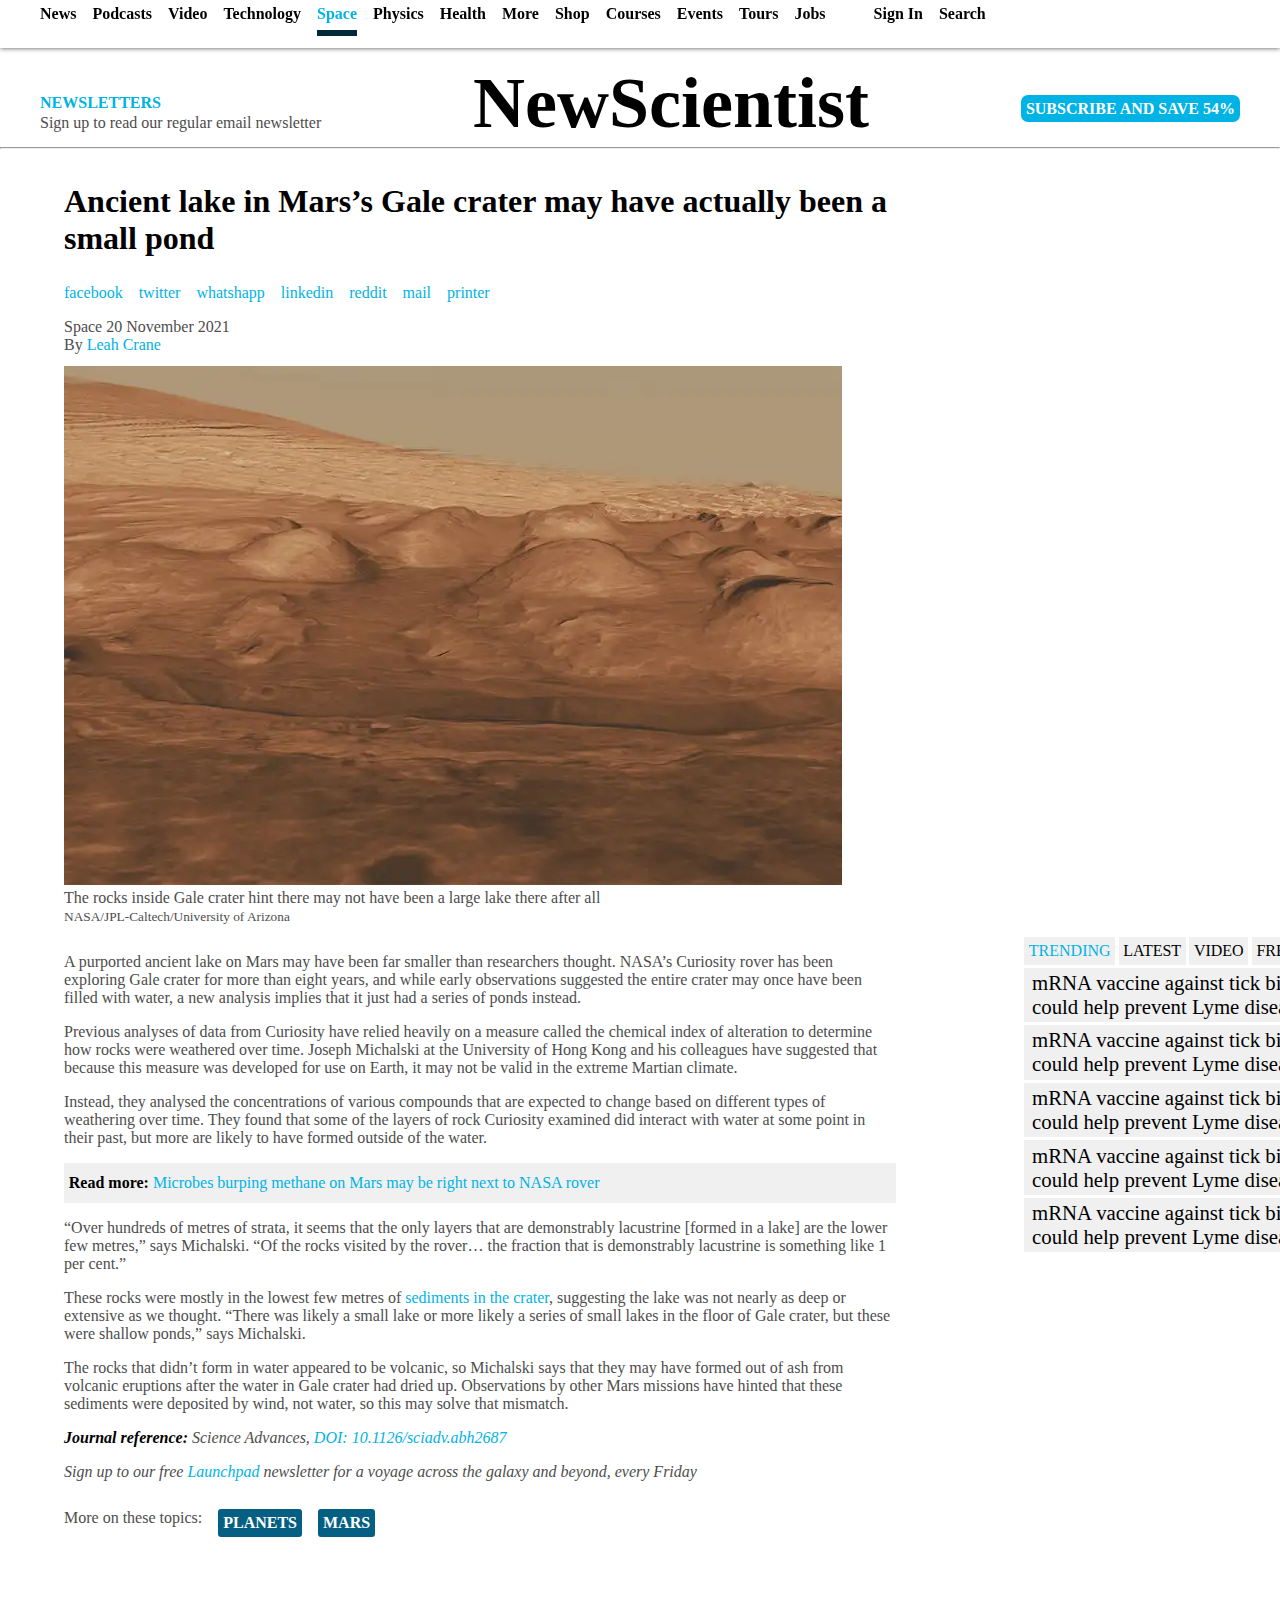
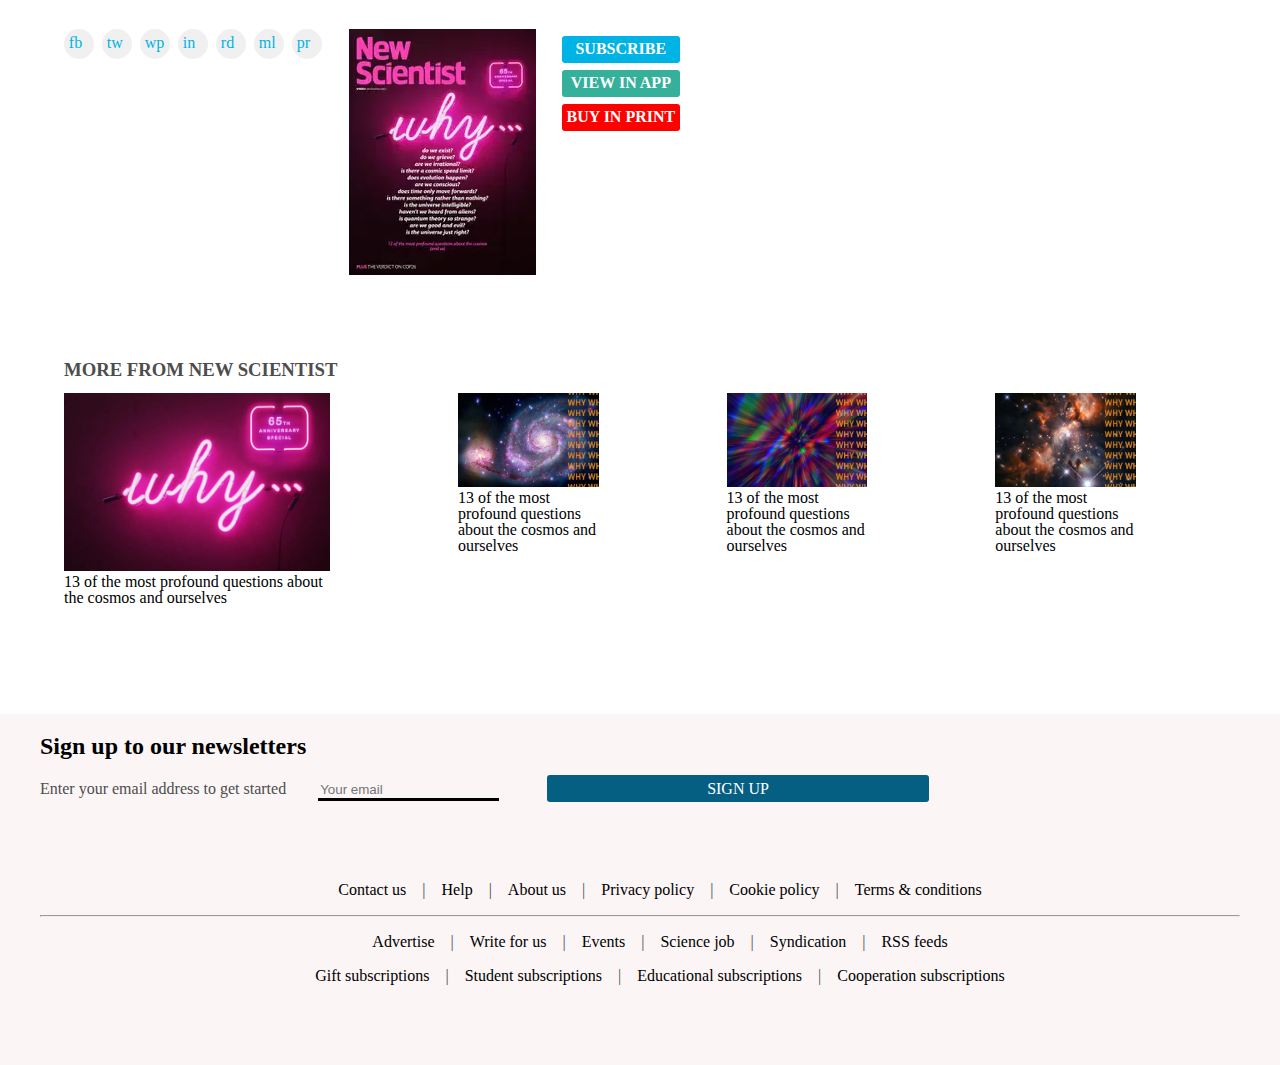
<file: index.html>
<!DOCTYPE html>
<html lang="en">
<head>
    <meta charset="UTF-8">
    <meta http-equiv="X-UA-Compatible" content="IE=edge">
    <meta name="viewport" content="width=device-width, initial-scale=1.0">
    <link href="small.css" rel="stylesheet">
    
    <title>Top project | NewScientist</title>
</head>
<body>
    <header class=" ">
        <div class="limited header-wrapper">
            <div class="top-header-nav top-header">
                <section class="top-column col-3 ">
                    <h2>
                        <a class="promotion__title-link" href="#">newsletters</a>
                    </h2>
                    <p><a class="promotion-title" href="#">Sign up to read our regular email newsletter</a></p>
                </section>
                
                <section class="top-logo col-3">
                    <h1><a class="logo" href="#">NewScientist</a></h1>
                </section>
                
                <section class="top-cta col-3">
                   
                    <div class="cta-link"><a href="#">Subscribe and save 54%</a></div>
                    
                </section>
            </div>
            <nav>
                <ul class="limited">
                    <li><a href="#">News</a></li>
                    <li><a href="#">Podcasts</a></li>
                    <li><a href="#">Video</a></li>
                    <li><a href="#">Technology</a></li>
                    <li class="active"><a href="#">Space</a></li>
                    <li><a href="#">Physics</a></li>
                    <li><a href="#">Health</a></li>
                    <li><a href="#">More</a></li>
                    <li><a href="#">Shop</a></li>
                    <li><a href="#">Courses</a></li>
                    <li><a href="#">Events</a></li>
                    <li><a href="#">Tours</a></li>
                    <li><a href="#">Jobs</a></li>
                    <li class="nav-cta">
                        <ul >
                            <li><a href="#">Sign In</a></li>
                            <li><a href="#">Search</a></li>
                        </ul>
                    </li>
                </ul>
            </nav>
            
        </div>
        
        <hr>
    </header>
    <main class="clearfix ">
        <article class="row limited" >
            <div class="column small-8">
                <h2 class="post-title">
                    Ancient lake in Mars’s Gale crater may have actually been a small pond
                </h2>
                <ul>
                    <li><a href="#">facebook</a></li>
                    <li><a href="#">twitter</a></li>
                    <li><a href="#">whatshapp</a></li>
                    <li><a href="#">linkedin</a></li>
                    <li><a href="#">reddit</a></li>
                    <li><a href="#">mail</a></li>
                    <li><a href="#">printer</a></li>
                </ul>
                <span>Space </span>20 November 2021 </br>
                By<span class="creator"> Leah Crane</span>
            </div>
            

           <figure class="column  small-8">
               <img src="images/06-aug_mars-sediments.webp" alt="mars sediment">
               <figcaption>
                   The rocks inside Gale crater hint there may not have been a large lake there after all <br>
                   <small>NASA/JPL-Caltech/University of Arizona</small>
                </figcaption>
           </figure>
           <section class="column small-8 ">
               <p>
                    A purported ancient lake on Mars may have been far smaller than researchers thought. NASA’s Curiosity rover has been
                    exploring Gale crater for more than eight years, and while early observations suggested the entire crater may once have
                    been filled with water, a new analysis implies that it just had a series of ponds instead.
               </p>
               <p>
                    Previous analyses of data from Curiosity have relied heavily on a measure called the chemical index of alteration to
                    determine how rocks were weathered over time. Joseph Michalski at the University of Hong Kong and his colleagues have
                    suggested that because this measure was developed for use on Earth, it may not be valid in the extreme Martian climate.
               </p>
               <p>
                    Instead, they analysed the concentrations of various compounds that are expected to change based on different types of
                    weathering over time. They found that some of the layers of rock Curiosity examined did interact with water at some
                    point in their past, but more are likely to have formed outside of the water.
               </p>

               <div class="para">
                    <span class="cta-span">Read more:</span>
                    <span><a href="#">Microbes burping methane on Mars may be right next to NASA rover</a></span>
               </div>

               <p>
                    “Over hundreds of metres of strata, it seems that the only layers that are demonstrably lacustrine [formed in a lake]
                    are the lower few metres,” says Michalski. “Of the rocks visited by the rover… the fraction that is demonstrably
                    lacustrine is something like 1 per cent.”
               </p>

               <p>
                    These rocks were mostly in the lowest few metres of <a href="#">sediments in the crater</a>, suggesting the lake was not nearly as deep
                    or extensive as we thought. “There was likely a small lake or more likely a series of small lakes in the floor of Gale
                    crater, but these were shallow ponds,” says Michalski.
               </p>

               <p>
                    The rocks that didn’t form in water appeared to be volcanic, so Michalski says that they may have formed out of ash from
                    volcanic eruptions after the water in Gale crater had dried up. Observations by other Mars missions have hinted that
                    these sediments were deposited by wind, not water, so this may solve that mismatch.
               </p>
               <p class="cta-para cta-div">
                    <span class="cta-span">Journal reference:</span>
                    <span class="cta-span1">Science Advances,</span>
                    <span><a href="#"> DOI: 10.1126/sciadv.abh2687</a></span>
               </p>

               <p class="cta-para cta-div cta">
                    Sign up to our free <span class="cta-span2"><a href="#">Launchpad</a></span>
                    newsletter for a voyage across the galaxy and beyond, every Friday
               </p>
           </section>
        </article><!--
        --><aside class="column small-4">
            <ul>
                <li class="active"><a href="#">Trending</a></li>
                <li><a href="#">Latest</a></li>
                <li><a href="#">video</a></li>
                <li><a href="#">free</a></li>
            </ul>
            <p class="posts">
                <a href="#">mRNA vaccine against tick bites could help prevent Lyme disease</a>
                <span>1</span>
            </p>
            <p class="posts">
                <a href="#">mRNA vaccine against tick bites could help prevent Lyme disease</a>
                <span>2</span>
            </p>
            <p class="posts">
                <a href="#">mRNA vaccine against tick bites could help prevent Lyme disease</a>
                <span>3</span>
            </p>
            <p class="posts">
                <a href="#">mRNA vaccine against tick bites could help prevent Lyme disease</a>
                <span>4</span>
            </p>
            <p class="posts">
                <a href="#">mRNA vaccine against tick bites could help prevent Lyme disease</a>
                <span>5</span>
            </p>
        
        </aside>
        <div class="limited row">
            <section class="column small-8 more-topics">
                <span>
                    More on these topics:
                </span>
                <div>
                    <a href="">planets</a>
                </div>
                <div>
                    <a href="">mars</a>
                </div>
            </section>
            <section class="column small-8 col-bottom-row">
                <div class="row clearfix">
                    <ul class="column bottom-col-3">
                        <li><a href="#">fb</a></li>
                        <li><a href="#">tw</a></li>
                        <li><a href="#">wp</a></li>
                        <li><a href="#">in</a></li>
                        <li><a href="#">rd</a></li>
                        <li><a href="#">ml</a></li>
                        <li><a href="#">pr</a></li>
                    </ul>
                    <!--div class="column bottom-col-2 newscientist-magazine">-->
                    <figure class="column bottom-col-2 newscientist-magazine">
                        <img src="images/PRI_210606208.webp" alt="newscientist magazine cover">
                    </figure>
                    <!--/div>-->
                    <div class="column bottom-col-1">
                        <div class=" cta-link1"><a href="#">Subscribe</a></div>
                        <div class=" cta-link2"><a href="#">View in App</a></div>
                        <div class=" cta-link3"><a href="#">Buy in print</a></div>
                    </div>
                </div>
            </section>
        </div>
        <h3 class="column small-8 ">MORE FROM NEW SCIENTIST</h3>
        <section class="row limited more-section">
            <a href="#">
                <figure class="column col-3">
                    <img src="images/sign_merged_.webp" alt="">
                    <figcaption>
                        13 of the most profound questions about the cosmos and ourselves
                    </figcaption>
                </figure>
            </a>
            <a href="#">
                <figure class="column col-3">
                    <img src="images/PRI_210579785.webp" alt="">
                    <figcaption>
                        13 of the most profound questions about the cosmos and ourselves
                    </figcaption>
                </figure>
            </a>
            <a href="#">
                <figure class="column col-3">
                    <img src="images/PRI_210579782.webp" alt="">
                    <figcaption>
                        13 of the most profound questions about the cosmos and ourselves
                    </figcaption>
                </figure>
            </a>
            <a href="#">
                <figure class="column col-3">
                    <img src="images/PRI_210579780.webp" alt="">
                    <figcaption>
                        13 of the most profound questions about the cosmos and ourselves
                    </figcaption>
                </figure>
            </a>
        </section>
    </main>
    <footer class="row clearfix">
        <div class="limited footer-wrapper">
            <h2>Sign up to our newsletters</h2>
            <div class=" newsletter-form">
            
                <div>
                    Enter your email address to get started
                </div>
                <div>
                    <input type="email" name="email" placeholder="Your email" required />
                </div>
                <div>
                    <a class="btn" href="#">Sign Up</a>
                </div>
            </div>
            <section class="footer-link">
                <div class="links-container">
                    <ul>
                        <li><a href="#">Contact us</a></li> |
                        <li><a href="#">Help</a></li> |
                        <li><a href="#">About us</a></li> |
                        <li><a href="#">Privacy policy</a></li> |
                        <li><a href="#">Cookie policy</a></li> |
                        <li><a href="#">Terms & conditions</a></li>
                    </ul>
                </div>
                <hr>
                <div class="links-container">
                    <ul>
                        <li><a href="#">Advertise</a></li> |
                        <li><a href="#">Write for us</a></li> |
                        <li><a href="#">Events</a></li> |
                        <li><a href="#">Science job</a></li> |
                        <li><a href="#">Syndication</a></li> |
                        <li><a href="#">RSS feeds</a></li>
                    </ul>
                </div>
                <div class="links-container">
                    <ul>
                        <li><a href="#">Gift subscriptions</a></li> |
                        <li><a href="#">Student subscriptions</a></li> |
                        <li><a href="#">Educational subscriptions</a></li> |
                        <li><a href="#">Cooperation subscriptions</a></li> 
                        
                    </ul>
                </div>
            </section>
        </div>
        
        
    </footer>
</body>
</html>
</file>
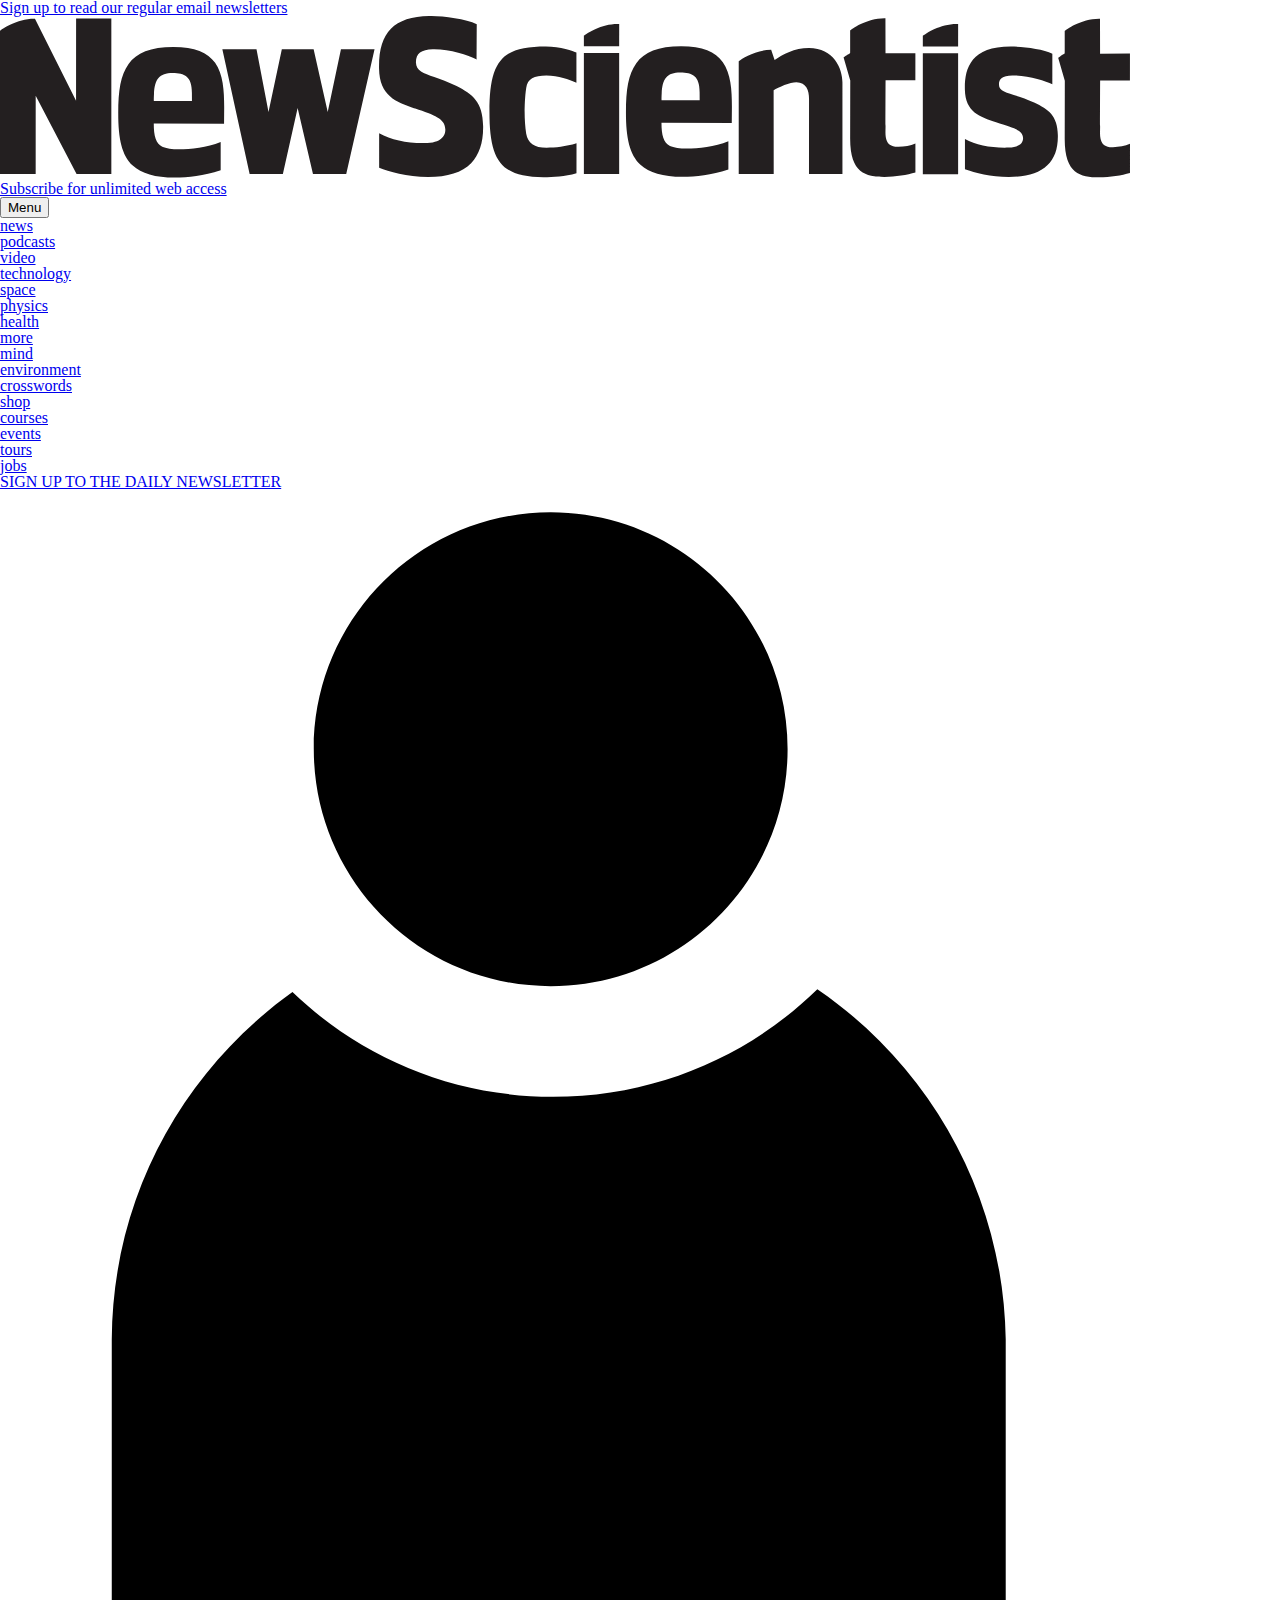
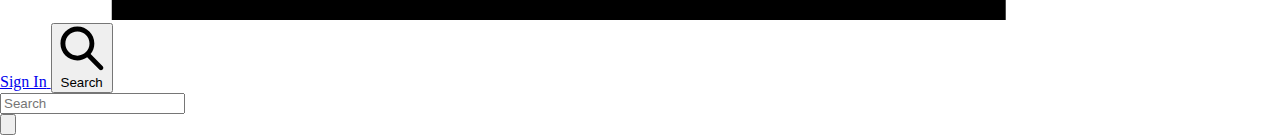
<file: test.html>
<!DOCTYPE html>
<html lang="en">
<head>
    <meta charset="UTF-8">
    <meta http-equiv="X-UA-Compatible" content="IE=edge">
    <meta name="viewport" content="width=device-width, initial-scale=1.0">
    <link href="test.css" rel="stylesheet">
    <title>Document</title>
</head>
<body>
    <div class="header-wrapper">
        <div class="header-top">
            <div class="header-promotion">
                <h3 class="header-promotion__title"><a href="/sign-up/"
                        class="header-promotion__title-link header-promotion__title-link--newsletter">NEWSLETTERS</a></h3>
                <p class="header-promotion__sub-title"><a href="/sign-up/" class="header-promotion__sub-title-link">Sign up
                        to read our regular email newsletters</a></p>
            </div>
            <div class="header-logo">
                <a href="/" aria-label="Home">
                    <!--?xml version="1.0" encoding="UTF-8" standalone="no"?--><svg
                        xmlns:dc="http://purl.org/dc/elements/1.1/" xmlns:cc="http://creativecommons.org/ns#"
                        xmlns:rdf="http://www.w3.org/1999/02/22-rdf-syntax-ns#" xmlns:svg="http://www.w3.org/2000/svg"
                        xmlns="http://www.w3.org/2000/svg" viewBox="0 0 688.73749 98.512497" xml:space="preserve"
                        version="1.1" id="svg2">
                        <title>New Scientist</title>
                        <metadata id="metadata8">
                            <rdf:rdf>
                                <cc:work rdf:about="">
                                    <dc:format>image/svg+xml</dc:format>
                                    <dc:type rdf:resource="http://purl.org/dc/dcmitype/StillImage"></dc:type>
                                </cc:work>
                            </rdf:rdf>
                        </metadata>
                        <defs id="defs6"></defs>
                        <g transform="matrix(1.25,0,0,-1.25,0,98.5125)" id="g10">
                            <g transform="scale(0.1,0.1)" id="g12">
                                <path id="path14" style="fill:#231f20;fill-opacity:1;fill-rule:nonzero;stroke:none"
                                    d="M 1526.15,17.6758 1451.36,339.969 1379.28,17.6758 1217.25,17.4609 1084.22,626.16 l 166.49,0.031 58.56,-306.222 65,306.222 155,-0.031 68.73,-305.976 64.53,305.976 163.81,0 -138.14,-608.5545 -162.05,0.0703">
                                </path>
                                <path id="path16" style="fill:#231f20;fill-opacity:1;fill-rule:nonzero;stroke:none"
                                    d="m 2847.1,17.5078 172.02,0 0,589.668 -172.02,0 0,-589.668 z"></path>
                                <path id="path18" style="fill:#231f20;fill-opacity:1;fill-rule:nonzero;stroke:none"
                                    d="m 4499.85,16.9258 172.047,0 0,589.84 -172.047,0 0,-589.84 z"></path>
                                <path id="path20" style="fill:#231f20;fill-opacity:1;fill-rule:nonzero;stroke:none"
                                    d="m 3411.43,416.844 c 0,79.511 -35.97,95.644 -93.89,95.644 -65.56,0 -87.42,-30.008 -90.96,-101.433 -1.62,-29.864 -0.5,-33.75 -0.5,-33.75 l 185.62,-0.293 -0.27,39.832 z M 3225.48,267.137 c 0,-60.211 9.91,-97.379 41.47,-112.442 17.7,-7.519 49.98,-12.957 80.28,-12.957 59.39,0 136.68,8.828 204.49,35.637 l 0,-137.4336 C 3466.52,12.2969 3394.57,4.26563 3327.6,4.26563 c -94.74,0 -162.93,20.07027 -204.63,58.96487 -53.05,48.9065 -70.74,130.4215 -70.74,254.5705 0,110.375 11.36,184.355 50.52,239.535 37.89,53.941 107.38,82.793 218.54,82.793 104.82,0 166.76,-26.352 203.36,-77.758 39.18,-56.445 44.22,-135.445 44.22,-215.723 l -0.65,-80.269 -334.67,0.769 -8.07,-0.011">
                                </path>
                                <path id="path22" style="fill:#231f20;fill-opacity:1;fill-rule:nonzero;stroke:none"
                                    d="m 2650.1,2.38281 c -207.15,0 -263.4,80.49999 -263.4,318.14419 0,250.243 61.37,319.403 274.92,319.403 71.2,-0.879 134.71,-21.785 149.1,-29.762 l 0.04,-147.617 c -36.8,16.355 -86.09,34.215 -146.59,35.293 -60.11,0 -91.89,-15.547 -98.28,-60.813 -6.4,-40.246 -7.67,-94.316 -7.67,-116.941 0,-36.469 2.54,-71.692 7.67,-105.637 7.66,-45.265 39.45,-68.711 99.56,-68.711 42.2,0 93.34,5.028 145.76,21.375 L 2810.99,21.5234 C 2752.93,4.74609 2698.69,2.38281 2650.1,2.38281">
                                </path>
                                <path id="path24" style="fill:#231f20;fill-opacity:1;fill-rule:nonzero;stroke:none"
                                    d="m 2847.1,692.551 0,-52.051 172.02,0 0,108.848 c -84.55,3.066 -155.71,-44.883 -172.02,-56.797">
                                </path>
                                <path id="path26" style="fill:#231f20;fill-opacity:1;fill-rule:nonzero;stroke:none"
                                    d="m 4499.85,691.34 0,-51.86 172.05,0 0,109.25 c -85.5,2.786 -157.22,-46.453 -172.05,-57.39">
                                </path>
                                <path id="path28" style="fill:#231f20;fill-opacity:1;fill-rule:nonzero;stroke:none"
                                    d="m 3944.34,632.234 c -70.96,0 -127.99,-31.441 -167.29,-59.097 l -16.78,49.937 c -76.09,-0.691 -139.57,-42.058 -158.12,-55.457 l 0,-550.2928 170.58,0 -0.41,408.4958 c 22.84,15.086 80.38,39.168 110.82,39.168 49.44,0 61.82,-41.804 61.82,-80.8 l -0.19,-366.9692 163.08,0.1054 0,446.3948 c 0,67.914 -41.83,168.515 -163.51,168.515">
                                </path>
                                <path id="path30" style="fill:#231f20;fill-opacity:1;fill-rule:nonzero;stroke:none"
                                    d="m 935.719,413.66 c 0,79.727 -35.957,95.91 -93.867,95.91 -65.547,0 -87.422,-30.097 -90.957,-101.711 -1.633,-29.949 -0.489,-33.847 -0.489,-33.847 l 185.586,-0.293 -0.273,39.941 z M 749.801,263.555 c 0,-60.371 9.902,-97.649 41.472,-112.735 17.688,-7.539 49.961,-13 80.274,-13 59.367,0 136.673,8.868 204.493,35.727 l 0,-137.7853 C 990.816,8.02734 918.863,0 851.91,0 757.172,0 688.961,20.1172 647.281,59.1016 594.234,108.145 576.539,189.875 576.539,314.363 c 0,110.664 11.367,184.848 50.527,240.18 37.891,54.059 107.383,82.996 218.536,82.996 104.832,0 166.738,-26.418 203.368,-77.969 39.16,-56.593 44.21,-135.8 44.21,-216.281 l -0.64,-80.484 -334.673,0.769 -8.066,-0.019">
                                </path>
                                <path id="path32" style="fill:#231f20;fill-opacity:1;fill-rule:nonzero;stroke:none"
                                    d="m 2084.14,168.789 c 79.73,2.813 87.64,46.641 87.34,65.371 -0.85,53.028 -52.72,70.613 -146.89,102.551 l -5.97,2.027 c -86.43,30.215 -168.15,58.789 -170.3,193.457 -1.44,90.559 16.91,152.071 57.78,193.606 40.72,41.359 105.46,62.336 192.45,62.336 60.32,0 172.17,-12.832 226.27,-40.215 0,-8.086 -0.05,-150.863 -0.06,-171.352 -44.91,22.11 -133.2,51.352 -214.88,49.571 -56.41,-1.219 -82.38,-21.7 -81.7,-64.461 0.65,-40.11 35.94,-52.344 89.38,-70.852 29.87,-10.351 67.05,-23.23 108.91,-44.355 76.85,-40.133 127.42,-75.426 129.34,-195.203 1.26,-79.114 -18.43,-139.903 -58.56,-180.6841 -44,-44.6875 -114.47,-67.35543 -209.46,-67.35543 -104.92,0 -193.11,27.46093 -239.01,45.06253 0,8.9336 -0.01,147.129 -0.01,168.016 62.1,-34.239 143.01,-50.774 235.37,-47.52">
                                </path>
                                <path id="path34" style="fill:#231f20;fill-opacity:1;fill-rule:nonzero;stroke:none"
                                    d="m 4919.17,3.14453 c -88.13,0 -165.08,20.07027 -213.91,37.61717 l -0.02,147.4293 c 54.56,-30.371 130.24,-44.492 213.72,-41.804 49.72,1.59 70.15,20.996 69.7,46.082 -0.68,38.886 -46.87,51.418 -131.6,77.746 -78.34,25.066 -150.27,48.887 -152.21,159.219 -1.73,100.3 27.02,209.375 223.68,209.375 57.46,0 157.53,-11.512 202.85,-34.172 l -0.08,-149.375 c -33.32,16.996 -119.42,44.66 -195.45,43.156 -49.79,-0.996 -65.21,-17.781 -64.75,-45.363 0.78,-43.883 70.94,-40.117 171.35,-86.504 70.82,-33.856 114.14,-63.758 115.82,-160.301 2.38,-136.6602 -78.2,-203.10547 -239.1,-203.10547">
                                </path>
                                <path id="path36" style="fill:#231f20;fill-opacity:1;fill-rule:nonzero;stroke:none"
                                    d="m 4380.9,150.652 c -72.19,-1.972 -62.66,58.762 -62.85,101.352 -0.22,42.594 0.21,223.164 0.21,223.164 l 145.24,0 0.09,131.805 -145.72,-0.262 -0.31,170.254 c -91.47,1.933 -166.6,-55.11 -172.07,-59.367 l 0,-96.551 -0.1,-14.043 c 0,0 -13.89,-7.793 -21.03,-12.883 -7.15,-5.098 -10.84,-7.902 -10.84,-7.902 l 32.46,-112.086 -0.49,-284.809 c 0,-167.1951 76.33,-185.91775 166.87,-185.91775 55.61,0 111.23,9.99215 151.33,21.22265 l 0,142.2261 c -24.59,-9.96 -53.05,-16.203 -82.79,-16.203">
                                </path>
                                <path id="path38" style="fill:#231f20;fill-opacity:1;fill-rule:nonzero;stroke:none"
                                    d="m 5427.12,148.496 c -72.17,-1.973 -62.68,58.762 -62.85,101.356 -0.2,42.597 0.21,223.164 0.21,223.164 l 145.24,0 0.09,131.808 -145.7,-0.265 -0.33,170.257 c -91.47,1.922 -166.58,-55.109 -172.05,-59.375 l 0,-96.546 -0.1,-14.051 c 0,0 -13.92,-7.785 -21.03,-12.879 -7.15,-5.102 -10.84,-7.914 -10.84,-7.914 l 32.44,-112.071 -0.47,-284.792 c 0,-167.2192 76.33,-185.91847 166.85,-185.91847 55.61,0 111.25,9.96877 151.33,21.21877 l 0,142.2307 c -24.57,-9.985 -53.03,-16.223 -82.79,-16.223">
                                </path>
                                <path id="path40" style="fill:#231f20;fill-opacity:1;fill-rule:nonzero;stroke:none"
                                    d="M 371.066,775.996 370.859,374.758 170.453,774.297 C 82.9297,775.91 10.5117,723.566 0,715.598 L 0,17.5195 173.957,17.5 l 0.121,381.18 199.246,-381.2503 2.008,0 167.586,0.0195 0,758.5978 -171.852,-0.051">
                                </path>
                            </g>
                        </g>
                    </svg>
                </a>
            </div>
    
    
            <div class="header-subscribe"><a
                    href="https://subscription.newscientist.com/packages/newscientist-2021-blackfriday?promCode=17221,17222&amp;packageCodes=TAP&amp;offerCode=51i,1Y"
                    class="header-subscribe__button" data-sub-link="nsheader"><span data-geo-text="discountPercentage"
                        style="display: none !important;">54%</span>Subscribe for unlimited web access</a></div>
        </div>
    </div>
    <div class="header-nav js-header-nav" id="header-nav">
        <div class="header-nav__wrapper">
            <button class="primary-nav__button header-dropdown-toggle" title="Menu" id="primary-nav-toggle"
                data-icon="icon_hamburger" data-dropdown="primary-nav" aria-label="Menu" aria-haspopup="true"
                aria-owns="primary-nav-toggle" aria-controls="primary-nav-toggle" aria-expanded="false" tabindex="0">
                <span class="primary-nav__hamburger-wrapper" id="nav-hamburger">
                    <span class="primary-nav__hamburger"></span>
                    <span class="primary-nav__hamburger"></span>
                    <span class="primary-nav__hamburger"></span>
                </span>
                <span class="primary-nav__button-text">Menu</span>
            </button>
    
            <nav class="primary-nav" id="primary-nav" role="navigation" aria-expanded="false"
                aria-labelledby="primary-nav-toggle">
                <ul id="menu-main" class="primary-nav__list">
                    <li class="primary-nav__item"><a href="/section/news/" class="primary-nav__link">news</a></li>
                    <li class="primary-nav__item"><a href="/podcasts/" class="primary-nav__link">podcasts</a></li>
                    <li class="primary-nav__item"><a href="/video/" class="primary-nav__link">video</a></li>
                    <li class="primary-nav__item"><a href="/subject/technology/" class="primary-nav__link">technology</a>
                    </li>
                    <li class="primary-nav__item"><a href="/subject/space/"
                            class="primary-nav__link primary-nav__link--selected">space</a></li>
                    <li class="primary-nav__item"><a href="/subject/physics/" class="primary-nav__link">physics</a></li>
                    <li class="primary-nav__item"><a href="/subject/health/" class="primary-nav__link">health</a></li>
                    <li class="primary-nav__item primary-nav__item--more"><a href="#"
                            class="primary-nav__link primary-nav__link--more">more</a>
                        <ul class="primary-nav__more-list">
                            <li class="primary-nav__item"><a href="/subject/mind/" class="primary-nav__link">mind</a></li>
                            <li class="primary-nav__item"><a href="/subject/environment/"
                                    class="primary-nav__link">environment</a></li>
                            <li class="primary-nav__item"><a href="/crosswords/" class="primary-nav__link">crosswords</a>
                            </li>
                        </ul>
                    </li>
                    <li class="primary-nav__item primary-nav__item--secondary-link"><a href="https://shop.newscientist.com/"
                            class="primary-nav__link">shop</a></li>
                    <li class="primary-nav__item primary-nav__item--secondary-link"><a
                            href="https://academy.newscientist.com" class="primary-nav__link">courses</a></li>
                    <li class="primary-nav__item primary-nav__item--secondary-link"><a href="/science-events/"
                            class="primary-nav__link">events</a></li>
                    <li class="primary-nav__item primary-nav__item--secondary-link"><a href="/tours/"
                            class="primary-nav__link">tours</a></li>
                    <li class="primary-nav__item primary-nav__item--secondary-link"><a class="primary-nav__link"
                            data-geo-link="jobsNav"
                            href="https://jobs.newscientist.com/en-gb/?utm_medium=ILC&amp;utm_source=NSNS&amp;utm_campaign=NS_NAV">jobs</a>
                    </li>
                    <li class="primary-nav__item primary-nav__item--promotion-link"><a href="/sign-up/"
                            class="primary-nav__link">SIGN UP TO THE DAILY NEWSLETTER</a></li>
                </ul>
            </nav>
            <div class="header-tools"> <a class="header-tools__item header-tools__login-link" data-icon="icon_account"
                    href="/login/">
                    <span class="header-tools__login-icon"> <svg viewBox="0 0 32 32" class="icon">
                            <g>
                                <path class="path1"
                                    d="M22.304 7.342c0 3.705-3.004 6.709-6.709 6.709s-6.709-3.004-6.709-6.709c0-3.705 3.004-6.709 6.709-6.709s6.709 3.004 6.709 6.709z">
                                </path>
                                <path class="path2"
                                    d="M23.146 14.139c-1.928 1.883-4.568 3.044-7.479 3.044-0.003 0-0.006 0-0.009 0-0.002 0-0.005 0-0.007 0-2.861 0-5.457-1.129-7.369-2.965-3.093 2.214-5.094 5.787-5.117 9.829v8.231h25.316v-8.228c-0.065-4.107-2.146-7.715-5.294-9.885z">
                                </path>
                            </g>
                        </svg>
                    </span>
                    <span class="header-tools__item-text">Sign In</span>
                </a> <button class="header-tools__item header-dropdown-toggle" id="search-toggle" data-icon="icon_search"
                    data-dropdown="header-search" aria-label="Search" aria-haspopup="true" aria-owns="search-toggle"
                    aria-controls="search-toggle" aria-expanded="false"> <svg viewBox="0 0 32 32" class="icon">
                        <g>
                            <path class="path1"
                                d="M30.43 27.962l-8.392-8.386c1.609-2 2.582-4.571 2.582-7.369 0-6.519-5.285-11.804-11.804-11.804s-11.804 5.285-11.804 11.804c0 6.519 5.285 11.804 11.804 11.804 2.533 0 4.88-0.798 6.803-2.156l8.431 8.487c0.3 0.283 0.706 0.457 1.153 0.457 0.93 0 1.684-0.754 1.684-1.684 0-0.447-0.174-0.852-0.458-1.154zM4.43 12.228c0-4.645 3.766-8.411 8.411-8.411s8.411 3.766 8.411 8.411c0 4.643-3.762 8.408-8.405 8.411-4.647 0-8.414-3.765-8.418-8.411z">
                            </path>
                        </g>
                    </svg>
                    <span class="header-tools__item-text">Search</span>
                </button>
            </div>
    
        </div>
        <div class="header-search" aria-expanded="false" aria-labelledby="search-toggle" role="search" id="header-search">
            <div class="header-search-inner header-nav__wrapper">
                <form action="/search/" class="header-search__form"><input type="text" name="q"
                        class="header-search__input header-search__field" id="nav-search-field" placeholder="Search"></form>
                <button id="search-close" data-icon="icon_search_close" aria-label="Search Close" aria-owns="search-close"
                    aria-controls="search-close"><svg viewBox="0 0 32 32">
                        <g>
                            <path class="path1"
                                d="M32.139 4.892l-4.335-4.335-11.171 11.165-11.171-11.165-4.335 4.335 11.171 11.171-11.171 11.165 4.335 4.342 11.171-11.171 11.171 11.171 4.335-4.342-11.171-11.165">
                            </path>
                        </g>
                    </svg></button>
            </div>
        </div>
    
    </div>

</body>
</html>
</file>
<file: small.css>
html {-webkit-text-size-adjust: 100%; -ms-text-size-adjust: 100%;}

* { -moz-box-sizing: border-box; 
    -webkit-box-sizing: border-box; 
    box-sizing: border-box;
   
}

body {
    color: #4d4d4d;
    font-family: "PT Serif",Georgia,serif;
    font-size: 16px;
    font-size: 1rem;
    padding: 0;
    margin: 0;
    
}
* a{
    text-decoration: none;
    color: #00b3e5;

}
.row{clear: both;}

.limited{
    max-width: 1200px;
    margin: auto;
}
.header-wrapper{
    margin-top: 5rem ;
}
.promotion__title-link{
    font-size: 1rem;
    text-transform: uppercase;
    color: #00b3e5;
    text-decoration: none;
    font-weight: 700;
}
.promotion-title{
    color: inherit;
    text-decoration: none;
}

.promotion-title:hover{
    border-bottom: 1px #4d4d4d solid;
}
.top-header-nav{
    display: flex;
    justify-content: space-between;
    align-items: center;
    letter-spacing: 0px;
}

.col-3{
    line-height: 0;
}

.logo{
    font-size: 4.5rem;
    color: #000;
    text-decoration: none;
    font-weight: 700;
    
}

.top-logo{
    letter-spacing: 0px;
}


 .cta-link{
    background: #00b3e5;
    border-radius: 5px;
}

.cta-link a{
    text-decoration: none;
    background: #00b3e5;
    border-radius: 7px;
    padding: 5px;
    color: #fff;
    text-transform: uppercase;
    font-weight: 700;
}


/*--------------------------Nav-------------------------------------*/

header nav{
  position: fixed;
  top: 0;
  left: 0;
  right: 0;
  height: auto;
  background-color: #fff;
  box-shadow: 0 0 5px #4d4d4d;
  height: 3rem;
  padding-top: 5px;
 
}
nav ul{
    display: flex; 
    padding: 0;
   
}
nav li a{
    color: #000;
    font-weight: 700;
    text-decoration: none;
    font-size: 1rem;
    padding-bottom: 8px;
    
    
   
}
nav li{
    list-style-type: none;
    margin: 0 1rem 0 0; 
    
}

nav li a:hover{
    color: #00b3e5;
    border-bottom: 6px rgb(0, 42, 56) solid;
}

nav li.active a{
    border-bottom: 6px rgb(0, 42, 56) solid;
    color: #00b3e5;
}

nav li.nav-cta {
    margin-left: 2rem;
    font-size: .8rem;

}

nav .nav-cta li a:hover{
    border-bottom:  1px #4d4d4d solid;
    color: #4d4d4d;

}

/*----------------main--------------------------------*/
.row{clear: both;}
.column {
  float: left;
  padding: 0 5vw;
  margin: 0 0 .75rem 0; 
}

.small-8{
    width: 80%;
    
}

.post-title{
    font-size: 2rem;
    color: #000;
}

.creator{
    color: #00b3e5;
}

article ul{
    display: flex;
    padding: 0;
}

article li{
    list-style-type: none;
    margin: 0 1rem 0 0; 
}

article li a{
    text-decoration: none;
    
}

.para{
    background-color: #f0f0f0;
    padding: .7rem .3rem;
}

.para a{
    text-decoration: none;
}

.cta-span{
    color: #000;
    font-weight: 700;
}

.cta-para{
    font-style: italic;
}

/*------------ aside---------------------------------------*/

.small-4{
    width: 15%;
}


aside ul{
    display: flex;
    padding: 0;
    margin: 0;
    
}

aside li{
    list-style-type: none;
    text-transform: uppercase;
    margin: 0 .2rem 0 0;
    background-color: #f0f0f0;
    padding: .3rem;
    
    
}

aside li:hover{background-color: #cecece;}
aside li.active a{color: #00b3e5;}

aside p{
    background-color: #f0f0f0;
    padding: .2rem .4rem .2rem .5rem;
    font-size: 1.3rem;
    margin: .2rem 0 .2rem 0;
    width: 19.3rem;
    display: flex;
    justify-content: space-between;
   
}

aside a{
    color: #000;
}

aside p a:hover{
    color: #00b3e5;
}

aside p span{
    font-size: 2rem;
    color: #00b3e5;
}

/*------------------other topics----------------*/

.more-topics{
    display: flex;
    text-align: center;
   
} 

.more-topics div{
    background-color: #045f83;
    padding: 5px;
    border-radius: 3px;
    text-transform: uppercase;
    margin-left: 1rem;
}

.more-topics div a{
    color: #fff;
    font-weight: 700;
}

/*----------column bottom row-------------------*/

.col-bottom-row{
    margin: 5rem 0;
}
.bottom-col-3{
    width: 40%;
    padding: 0;
    margin: 0;
}

.bottom-col-2{
    width: 20%;
    padding: 0;
    margin: 0;
}


.col-bottom-row  ul{
    display: flex;
    padding: 0px;
    margin: 0px;
} 

.col-bottom-row li{
    list-style-type: none;
    margin: 0 .5rem 0 0;
    background-color: #f0f0f0;
    padding: .3rem;
    border-radius: 50%;
    height: 30px;
    width: 30px;
}

.bottom-col-1 div{
    padding: .3rem;
    margin: .4rem;
    border-radius: 3px;
    text-transform: uppercase;

    
    
}

.bottom-col-1 div a{
    color: #fff;
    
}

.cta-link1{
    background-color: #00b3e5;
    text-align: center;
    font-weight: 700;
}
.cta-link2{
    background-color: #069e85d0;
    text-align: center;
    font-weight: 700;
}
.cta-link3{
    background-color: #ff0000;
    text-align: center;
    font-weight: 700;
}
/* ----------------------------More-----------------*/
 .more-section {
     display: flex;
     line-height: 1;
 }
/*.more-section h3{
     margin: 1rem 4rem ;
}*/
.more-section .col-3{
    line-height: 1;
}

.more-section figcaption{
    color: #000;
}

.more-section a figcaption:hover{
    color: #00b3e5;
}

.more-section img{
    width: 100%;
    height: auto;
}


/*-------------------------------footer-----------------------------*/
footer{
    background-color: #fbf5f5;
    width: 100%;
    margin-top: 6rem;
   
}


.newsletter-form{
    display: flex;
    margin: .7rem 0;
    
}

.newsletter-form div{
   margin-right: 2rem;
    
}

.newsletter-form input[type="email"]{
   border-top: 0px;
   border-right: 0px;
   border-bottom: 3px #000 solid;
   border-left: 0px;
   background-color: inherit; 
}

.newsletter-form input[type="email"]:focus{
    outline: none;
}

.btn{
    background-color: #045f83;
    padding: 5px 10rem;
    border-radius: 3px;
    text-transform: uppercase;
    margin-left: 1rem;
    color: #fff;
}

.footer-link{
    margin: 5rem 0;
}

.footer-link ul{
    display: flex;
    justify-content: center;
}

.footer-link li{
    margin: 0 1rem;
    list-style-type: none;
}

.footer-link a, h2{
    color: #000;
}

.footer-link a:hover{
    color: #00b3e5;
}

.footer-link hr{
    margin: 1rem 0;
    background-color: #cecece;
    
}

.links-container{
    margin: .7rem;
}

.clearfix{
    clear: both;
    content: " ";
    display: table;
}
</file>
<file: test.css>
.header::after {
    clear: both;
}
.header::after, .header::before {
    content: " ";
    display: table;
}
element {
}
.header {
    background: #fff;
    clear: both;
    margin: 0 0 1.375rem;
    padding-top: .6875rem;
    position: relative;
    width: 100%;
    z-index: 998;
}
article, aside, details, figcaption, figure, footer, header, hgroup, menu, nav, section {
    display: block;
}
a, abbr, acronym, address, applet, article, aside, audio, b, big, blockquote, body, canvas, caption, center, cite, code, dd, del, details, dfn, div, dl, dt, em, embed, fieldset, figcaption, figure, footer, form, h1, h2, h3, h4, h5, h6, header, hgroup, html, i, iframe, img, ins, kbd, label, legend, li, mark, menu, nav, object, ol, output, p, pre, q, ruby, s, samp, section, small, span, strike, strong, sub, summary, sup, table, tbody, td, tfoot, th, thead, time, tr, tt, u, ul, var, video {
    border: 0;
    font-family: inherit;
    font-size: 100%;
    margin: 0;
    padding: 0;
        padding-top: 0px;
    vertical-align: baseline;
}
*, ::after, ::before {
    box-sizing: inherit;
}
body {
    color: #4d4d4d;
    font-family: "PT Serif",Georgia,serif;
    font-size: 16px;
    font-size: 1rem;
    line-height: 23px;
    line-height: 1.4375rem;
}
body {
    line-height: 1;
}

.header-nav__wrapper, .header-wrapper {
    margin: 0;
    max-width: 70.62495rem;
    padding: 0;
}

.header-top {
    clear: both;
}

.header-promotion {
    /*display: none;*/
}

element {
}
.header-promotion .header-promotion__title {
    color: #00b3e5;
    display: none;
    font-size: 16px;
    font-size: 1rem;
    font-weight: 700;
    line-height: 19px;
    line-height: 1.1875rem;
    margin: 0;
    text-transform: uppercase;
}

h1, h2, h3, h4, h5, h6 {
    color: #000;
    font-family: Titillium Web,Helvetica,Trebuchet MS,Arial,sans-serif;
    letter-spacing: -.0375rem;
    margin: 0 0 .93747rem;
}

.header-promotion .header-promotion__title-link {
    font-family: Titillium Web,Helvetica,Trebuchet MS,Arial,sans-serif !important;
}

element {
}
</file>
